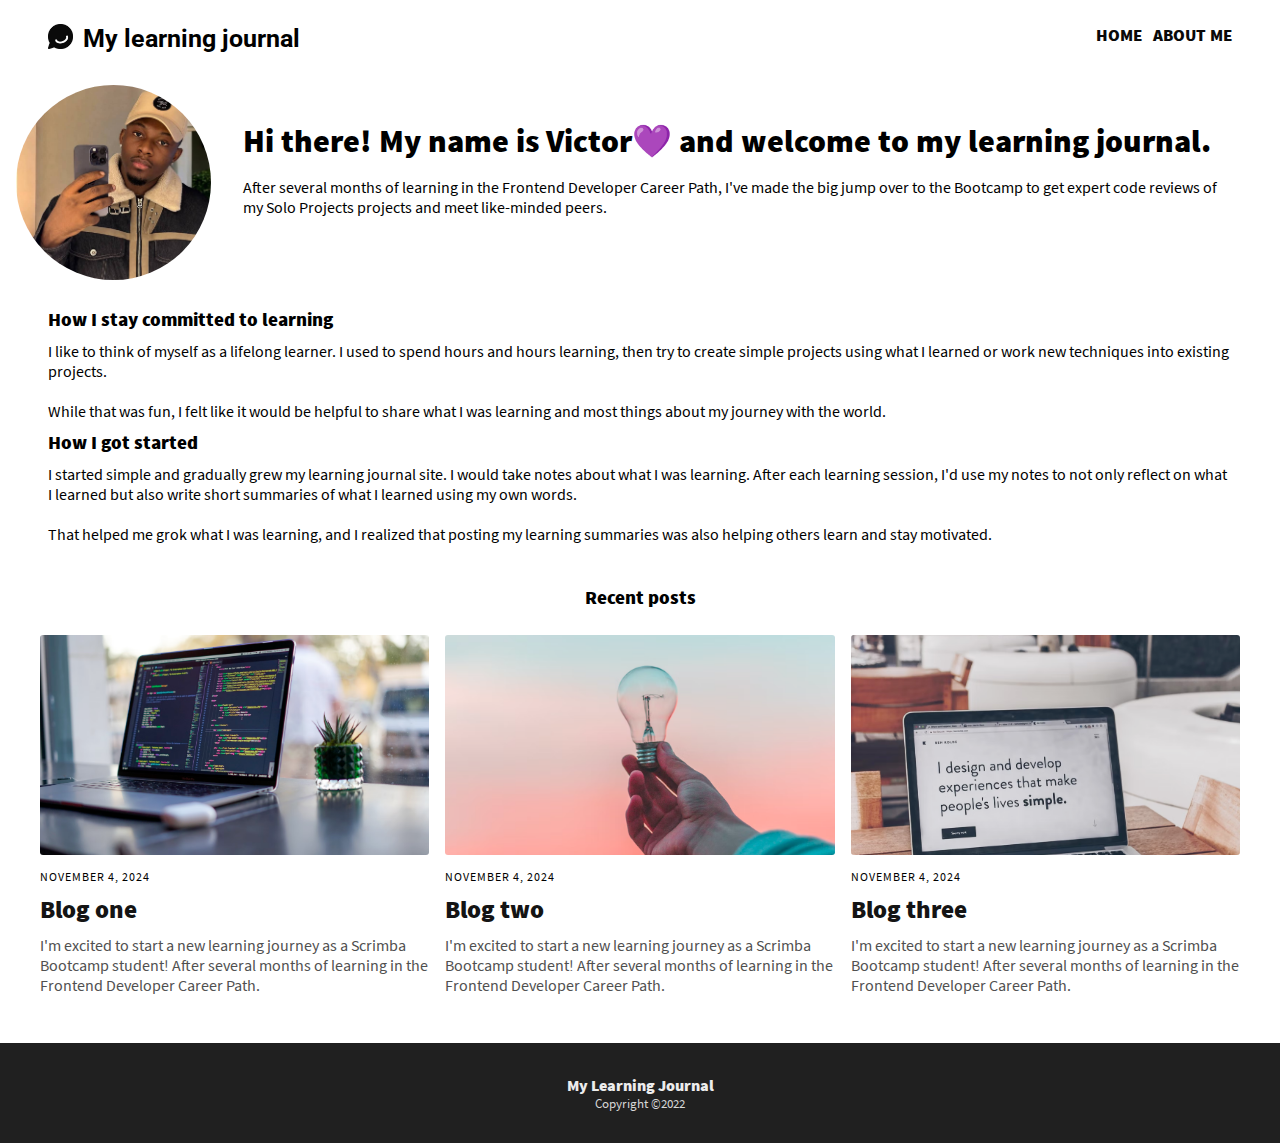
<file: about-me.html>
<!DOCTYPE html>
<html lang="en">
<head>
  <meta charset="UTF-8">
  <meta name="viewport" content="width=device-width, initial-scale=1.0">

  <!-- GOOGLE FONT -->
  <link href="https://fonts.googleapis.com/css2?family=Roboto:ital,wght@0,100;0,300;0,400;0,500;0,700;0,900;1,100;1,300;1,400;1,500;1,700;1,900&display=swap" rel="stylesheet">
  <link href="https://fonts.googleapis.com/css2?family=Roboto:ital,wght@0,100;0,300;0,400;0,500;0,700;0,900;1,100;1,300;1,400;1,500;1,700;1,900&family=Source+Sans+3:ital,wght@0,200..900;1,200..900&display=swap" rel="stylesheet">

  <!-- CSS  -->
  <link rel="stylesheet" href="./about-me.css">
  <title>Learning Journal - About</title>
</head>
<body>
  <header class="site-header">
      <div class="logo-header">
        <img class="logo" src="./Pictures/journal-logo.png" alt="">
        <h1>My learning journal</h1>
      </div>

      <nav>
        <ul>
          <li><a href="./index.html">HOME</a></li>
          <li><a href="./about-me.html">ABOUT ME</a></li>
        </ul>
      </nav>
  </header>

 
        <article class="article-container">

          <div class="profile">
            <div class="profile-img">
              <img src="./Pictures/profile-img.jpg" alt="">
            </div>

            <div class="profile-text">
              <h2>Hi there! My name is Victor💜 and welcome to my learning journal.</h2>

              <p>After several months of learning in the Frontend Developer Career Path, I've made the big jump over to the Bootcamp to get expert code reviews of my Solo Projects projects and meet like-minded peers.</p>
            </div>
          </div>

        
            <div class="articles-lower">
              <h3>How I stay committed to learning</h3>
                <p>
                  I like to think of myself as a lifelong learner. I used to spend hours and hours learning, then try to create simple projects using what I learned or work new techniques into existing projects. 
                </p>
                  
                <p>
                  While that was fun, I felt like it would be helpful to share what I was learning and most things about my journey with the world.
                </p>
                
                <h3>How I got started</h3>
                <p>
                  I started simple and gradually grew my learning journal site. I would take notes about what I was learning. After each learning session, I'd use my notes to not only reflect on what I learned but also write short summaries of what I learned using my own words.
                </p>
                  
                <p>
                  That helped me grok what I was learning, and I realized that posting my learning summaries was also helping others learn and stay motivated.
                </p>
            </div>
            
            <h3 class="recent-post">Recent posts</h3>
        </article>

        <main>
          <section class="section-container">
              <img class="section-img" src="./Pictures/second-mobile-img.png" alt="">
              <p class="date">November 4, 2024</p>

              <h3>Blog one</h3>
              <p>I'm excited to start a new learning journey as a Scrimba Bootcamp student! After several months of learning in the Frontend Developer Career Path.</p>
          </section>

          <section class="section-container">
            <img class="section-img" src="./Pictures/third-mobile-img.png" alt="">
            <p class="date">November 4, 2024</p>

            <h3>Blog two</h3>
            <p>I'm excited to start a new learning journey as a Scrimba Bootcamp student! After several months of learning in the Frontend Developer Career Path.</p>
        </section>

        <section class="section-container">
          <img class="section-img" src="./Pictures/fourth-mobille-img.png" alt="">
          <p class="date">November 4, 2024</p>

          <h3>Blog three</h3>
          <p>I'm excited to start a new learning journey as a Scrimba Bootcamp student! After several months of learning in the Frontend Developer Career Path.</p>
      </section>
  </main>
    <footer>
      <h4>My Learning Journal</h4>
			<p>Copyright ©2022</p>
		</footer>
</body>
</html>
</file>
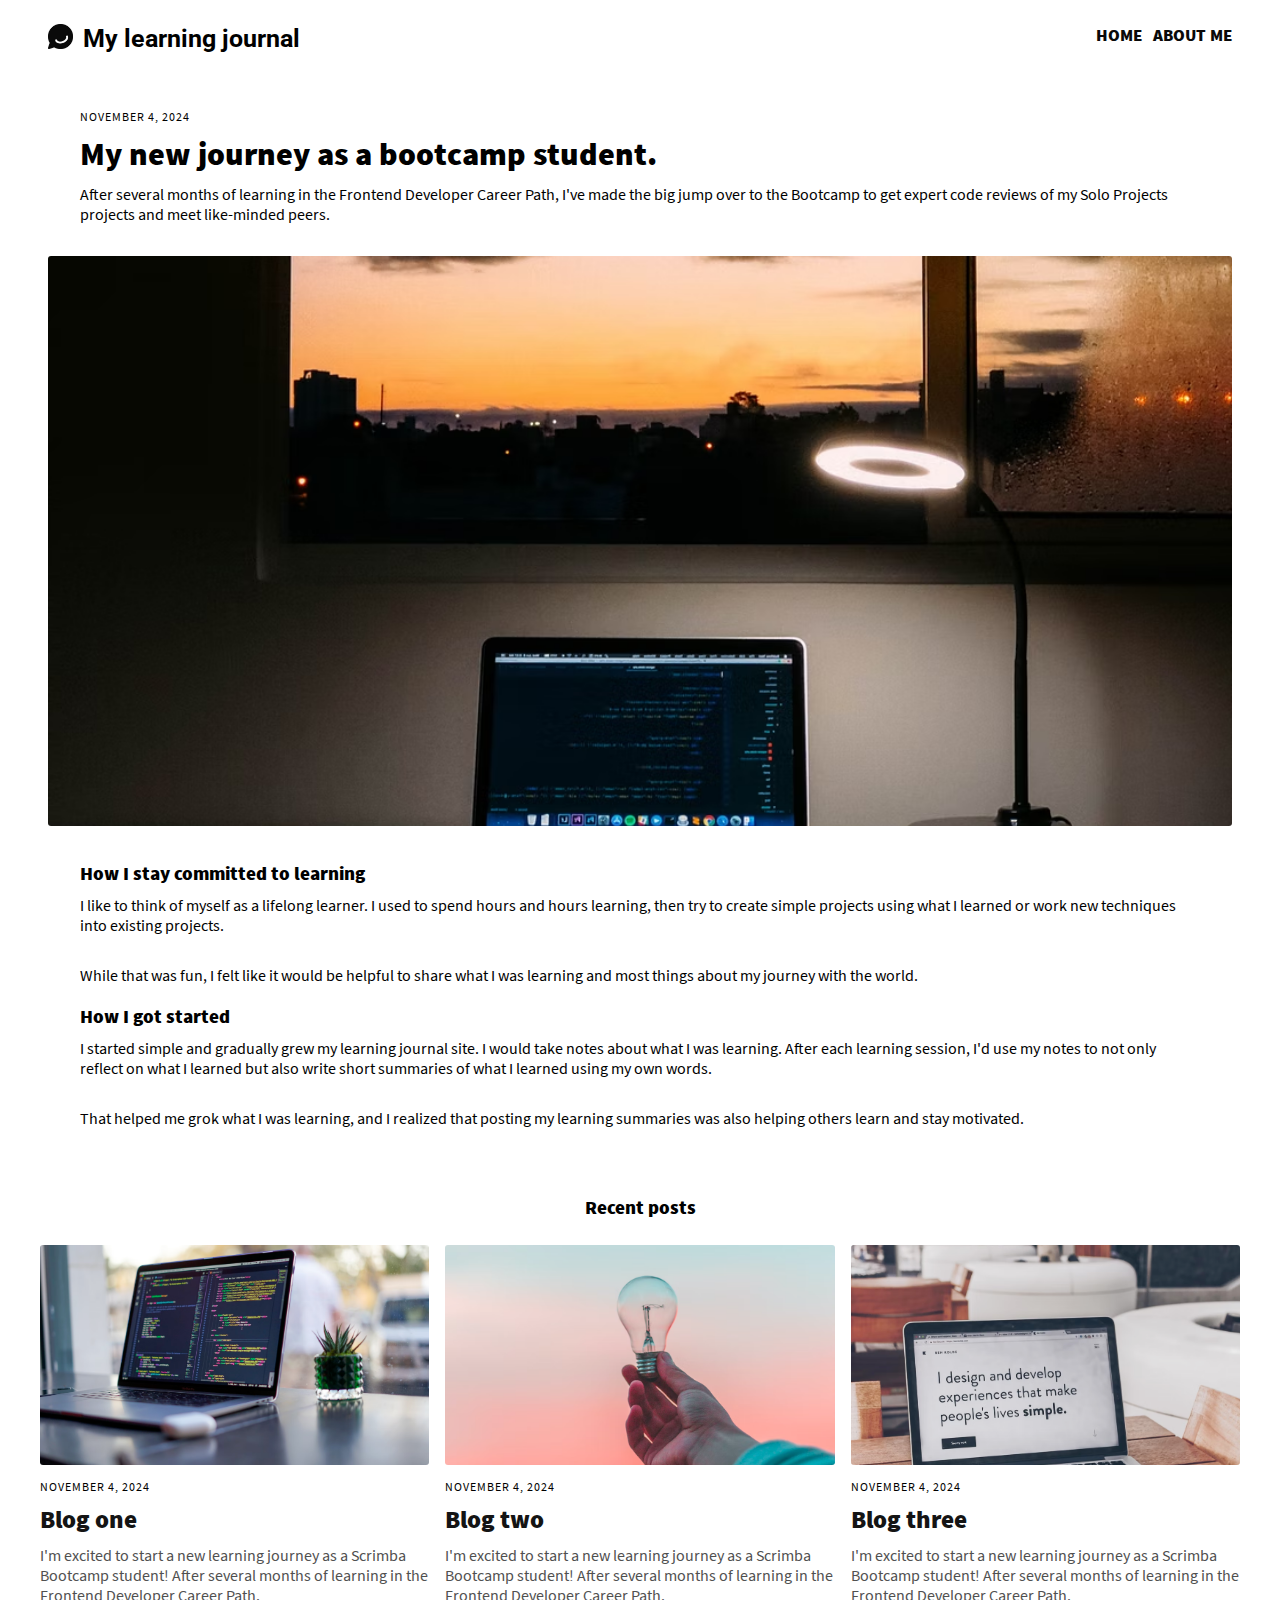
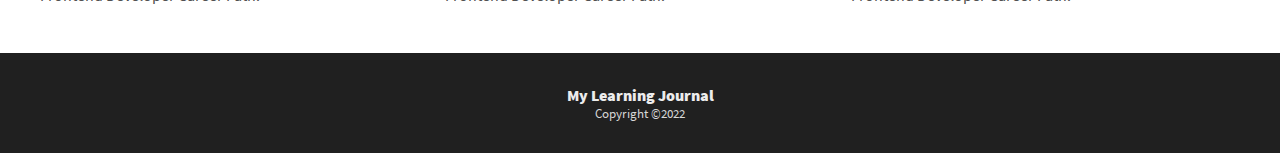
<file: introduction.html>
<!DOCTYPE html>
<html lang="en">
<head>
  <meta charset="UTF-8">
  <meta name="viewport" content="width=device-width, initial-scale=1.0">

  <!-- GOOGLE FONT -->
  <link href="https://fonts.googleapis.com/css2?family=Roboto:ital,wght@0,100;0,300;0,400;0,500;0,700;0,900;1,100;1,300;1,400;1,500;1,700;1,900&display=swap" rel="stylesheet">
  <link href="https://fonts.googleapis.com/css2?family=Roboto:ital,wght@0,100;0,300;0,400;0,500;0,700;0,900;1,100;1,300;1,400;1,500;1,700;1,900&family=Source+Sans+3:ital,wght@0,200..900;1,200..900&display=swap" rel="stylesheet">

  <!-- CSS  -->
  <link rel="stylesheet" href="./introduction.css">
  <title>Learning Journal - Intro</title>
</head>
<body>
  <header class="site-header">
      <div class="logo-header">
        <img class="logo" src="./Pictures/journal-logo.png" alt="">
        <h1>My learning journal</h1>
      </div>

      <nav>
        <ul>
          <li><a href="./index.html">HOME</a></li>
          <li><a href="./about-me.html">ABOUT ME</a></li>
        </ul>
      </nav>
  </header>

 
        <article class="article-container">
            <div class="articles">
              <p class="date">November 4, 2024</p>
              <h2>My new journey as a bootcamp student.</h2>
              <p>After several months of learning in the Frontend Developer Career Path, I've made the big jump over to the Bootcamp to get expert code reviews of my Solo Projects projects and meet like-minded peers.</p>
            </div>

            <div class="article-img-container">
              <img src="./Pictures/mobile-main-img.png" alt="">
            </div>

            <div class="articles-lower">
              <h3>How I stay committed to learning</h3>
                <p>
                  I like to think of myself as a lifelong learner. I used to spend hours and hours learning, then try to create simple projects using what I learned or work new techniques into existing projects. 
                </p>
                  
                <p>
                  While that was fun, I felt like it would be helpful to share what I was learning and most things about my journey with the world.
                </p>
                
                <h3>How I got started</h3>
                <p>
                  I started simple and gradually grew my learning journal site. I would take notes about what I was learning. After each learning session, I'd use my notes to not only reflect on what I learned but also write short summaries of what I learned using my own words.
                </p>
                  
                <p>
                  That helped me grok what I was learning, and I realized that posting my learning summaries was also helping others learn and stay motivated.
                </p>
            </div>
            
            <h3 class="recent-post">Recent posts</h3>
        </article>

        <main>
          <section class="section-container">
              <img class="section-img" src="./Pictures/second-mobile-img.png" alt="">
              <p class="date">November 4, 2024</p>

              <h3>Blog one</h3>
              <p>I'm excited to start a new learning journey as a Scrimba Bootcamp student! After several months of learning in the Frontend Developer Career Path.</p>
          </section>

          <section class="section-container">
            <img class="section-img" src="./Pictures/third-mobile-img.png" alt="">
            <p class="date">November 4, 2024</p>

            <h3>Blog two</h3>
            <p>I'm excited to start a new learning journey as a Scrimba Bootcamp student! After several months of learning in the Frontend Developer Career Path.</p>
        </section>

        <section class="section-container">
          <img class="section-img" src="./Pictures/fourth-mobille-img.png" alt="">
          <p class="date">November 4, 2024</p>

          <h3>Blog three</h3>
          <p>I'm excited to start a new learning journey as a Scrimba Bootcamp student! After several months of learning in the Frontend Developer Career Path.</p>
      </section>
  </main>
    <footer>
      <h4>My Learning Journal</h4>
			<p>Copyright ©2022</p>
		</footer>

</body>
</html>
</file>
<file: about-me.css>
* {
  margin: 0;
  padding: 0;
  box-sizing: border-box;
}

@font-face {
  font-family: 'Source Sans Pro';
  src: url(./fonts/source-sans-pro.regular.ttf);
}


@font-face {
  font-family: 'Source Sans Pro';
  src: url(./fonts/source-sans-pro.black.ttf);
  font-weight: bold;
}

.site-header, .logo-header {
  display: flex;
}

/* HEADER */

.site-header {
  padding: 1.5em 1rem;
  justify-content: space-between;
}

.logo-header h1 {
  font-family: "Roboto", sans-serif;
  font-weight: 700;
  font-size: 16px;
  margin-left: 5px;
}

.logo {
  width: 23px;
  height: 23px;
}

a {
  text-decoration: none;
  color: #090909;
}

nav ul {
  display: flex;
  gap: 0.7rem;
  list-style: none;
  font-size: 12px;
  font-family: 'Source Sans Pro';
  font-weight: 600;
}

/* MAIN */

.article-container {
  font-family: 'Source Sans Pro';
  color: black;
  padding: 0 1rem 1rem;
}

.profile-img img {
  width: 150px;
  height: 150px;
  border-radius: 50%;
  object-fit: cover;
  object-position: top;
}

.profile-img {
  margin: 0.5rem 0 1.5rem;

}

.profile-text h2 {
  font-size: 32px;
  font-weight: bold;
  margin-bottom: 10px;
}

.profile-text p {
  font-size: 16px;
  font-weight: 400;
  margin: 1rem 0 3rem;
}

.articles-lower p {
  padding: 20px 0;
}

.recent-post {
  text-align: center;
  padding-top: 35px;
}

/* SECTION */

.section-img {
  width: 100%;
  height: 220px;
  object-fit: cover;
  border-radius: 3px;
}

.section-container {
  padding: 10px 20px;
  margin-bottom: 3rem;
  font-family: 'Source Sans Pro';
 
}

.section-container .date {
  font-size: 12px;
  font-weight: 400;
  text-transform: uppercase;
  margin: 10px 0 9px;
  color: #000000;
  letter-spacing: 1px;
}

.section-container h3 {
  font-size: 25px;
  font-weight: 900;
  color: #141414;
  margin-bottom: 10px;
}

.section-container p {
  font-size: 16px;
  font-weight: 400;
  color: #505050;
}

.display {
  display: none;
}

/* FOOTER */

footer {
  display: flex;
  flex-direction: column;
  justify-content: center;
  align-items: center;
  font-family: 'Source Sans Pro';
  height: 100px;
  background-color: #202020;
}

footer h4 {
  color: #ECECEC;
  font-size: 16px;
  font-weight: 700;
}

footer p {
  color: #D7D7D7;
  font-size: 13px;
  font-weight: 400;
}

/*  MEDIA QUERIES */

@media(min-width: 640px) {
  body {
    min-height: 100vh;
  }

  main {
    display: grid;
    grid-template-columns: repeat(3, 1fr);
    padding: 0 2rem;
  }
 
  .site-header {
    padding: 1.5rem 3rem;
  }
    
  .logo-header h1 {
    font-size: 25px;
    margin-left: 10px;
  }

  .logo {
    width: 25px;
    height: 25px;
  }
    
  nav ul {
    font-size: 17px;
  }
  
  .profile {
    display: flex;
    justify-content: center;
    align-items: center;
  }

  .profile-text {
    padding: 2rem;
  }

  .profile-img img {
    object-fit: cover;
    object-position: center;
    border-radius: 50%;
    width: 195px;
    height: 195px;
  }

  .articles, .articles-lower {
    padding: 0 2rem;
  }

  .articles-lower p {
    padding: 10px 0;
  }

  .article-a {
    grid-column: span 3;
  }

  .section-container {
    padding: 10px 0.5rem 3rem;
    margin: 0 auto;
  }

  .display {
    display: block;
  }
  
  .more {
    display: none;
  }

  .recent-post {
    padding-top: 2rem;
  }
}
</file>
<file: introduction.css>
* {
  margin: 0;
  padding: 0;
  box-sizing: border-box;
}

@font-face {
  font-family: 'Source Sans Pro';
  src: url(./fonts/source-sans-pro.regular.ttf);
}


@font-face {
  font-family: 'Source Sans Pro';
  src: url(./fonts/source-sans-pro.black.ttf);
  font-weight: bold;
}

.site-header, .logo-header {
  display: flex;
}

/* HEADER */

.site-header {
  padding: 1.5em 1rem;
  justify-content: space-between;
}

.logo-header h1 {
  font-family: "Roboto", sans-serif;
  font-weight: 700;
  font-size: 16px;
  margin-left: 5px;
}

.logo {
  width: 23px;
  height: 23px;
}

a {
  text-decoration: none;
  color: #090909;
}

nav ul {
  display: flex;
  gap: 0.7rem;
  list-style: none;
  font-size: 12px;
  font-family: 'Source Sans Pro';
  font-weight: 600;
}

/* MAIN */

.article-container {
  font-family: 'Source Sans Pro';
  color: black;
  padding: 1rem;
}

.article-img-container {
  padding: 2rem 0;
}

.article-container img {
  width: 100%;
  height: 190px;
  object-fit: cover;
  border-radius: 3px;
}

.article-container .date {
  font-size: 12px;
  font-weight: 400;
  margin-bottom: 10px;
  text-transform: uppercase;
  letter-spacing: 1px;
}

.article-container h2 {
  font-size: 32px;
  font-weight: bold;
  margin-bottom: 10px;
}

.article-container p {
  font-size: 16px;
  font-weight: 400;
}

.articles-lower p {
  padding: 10px 0 20px;
}

.recent-post {
  text-align: center;
  padding-top: 35px;
}

/* SECTION */

.section-img {
  width: 100%;
  height: 220px;
  object-fit: cover;
  border-radius: 3px;
}

.section-container {
  padding: 10px 20px;
  margin-bottom: 3rem;
  font-family: 'Source Sans Pro';
 
}

.section-container .date {
  font-size: 12px;
  font-weight: 400;
  text-transform: uppercase;
  margin: 10px 0 9px;
  color: #000000;
  letter-spacing: 1px;
}

.section-container h3 {
  font-size: 25px;
  font-weight: 900;
  color: #141414;
  margin-bottom: 10px;
}

.section-container p {
  font-size: 16px;
  font-weight: 400;
  color: #505050;
}

.display {
  display: none;
}

/* FOOTER */

footer {
  display: flex;
  flex-direction: column;
  justify-content: center;
  align-items: center;
  font-family: 'Source Sans Pro';
  height: 100px;
  background-color: #202020;
}

footer h4 {
  color: #ECECEC;
  font-size: 16px;
  font-weight: 700;
}

footer p {
  color: #D7D7D7;
  font-size: 13px;
  font-weight: 400;
}

/*  MEDIA QUERIES */

@media(min-width: 640px) {
  body {
    min-height: 100vh;
  }
  main {
    display: grid;
    grid-template-columns: repeat(3, 1fr);
    padding: 0 2rem;
  }
 
  .site-header {
    padding: 1.5rem 3rem;
  }
    
  .logo-header h1 {
    font-size: 25px;
    margin-left: 10px;
  }

  .logo {
    width: 25px;
    height: 25px;
  }
    
  nav ul {
    font-size: 17px;
  }
  
  .article-container {
    padding: 2rem 3rem 1rem;
    grid-column: span 3;
  }

  .article-container img {
    object-fit: cover;
    object-position: top;
    border-radius: 3px;
    height: 570px;
  }

  .articles, .articles-lower {
    padding: 0 2rem;
  }

  .article-a {
    grid-column: span 3;
  }

  .section-container {
    padding: 10px 0.5rem 3rem;
    margin: 0 auto;
  }

  .display {
    display: block;
  }
  
  .more {
    display: none;
  }

  .recent-post {
    padding-top: 3rem;
  }
}
</file>
